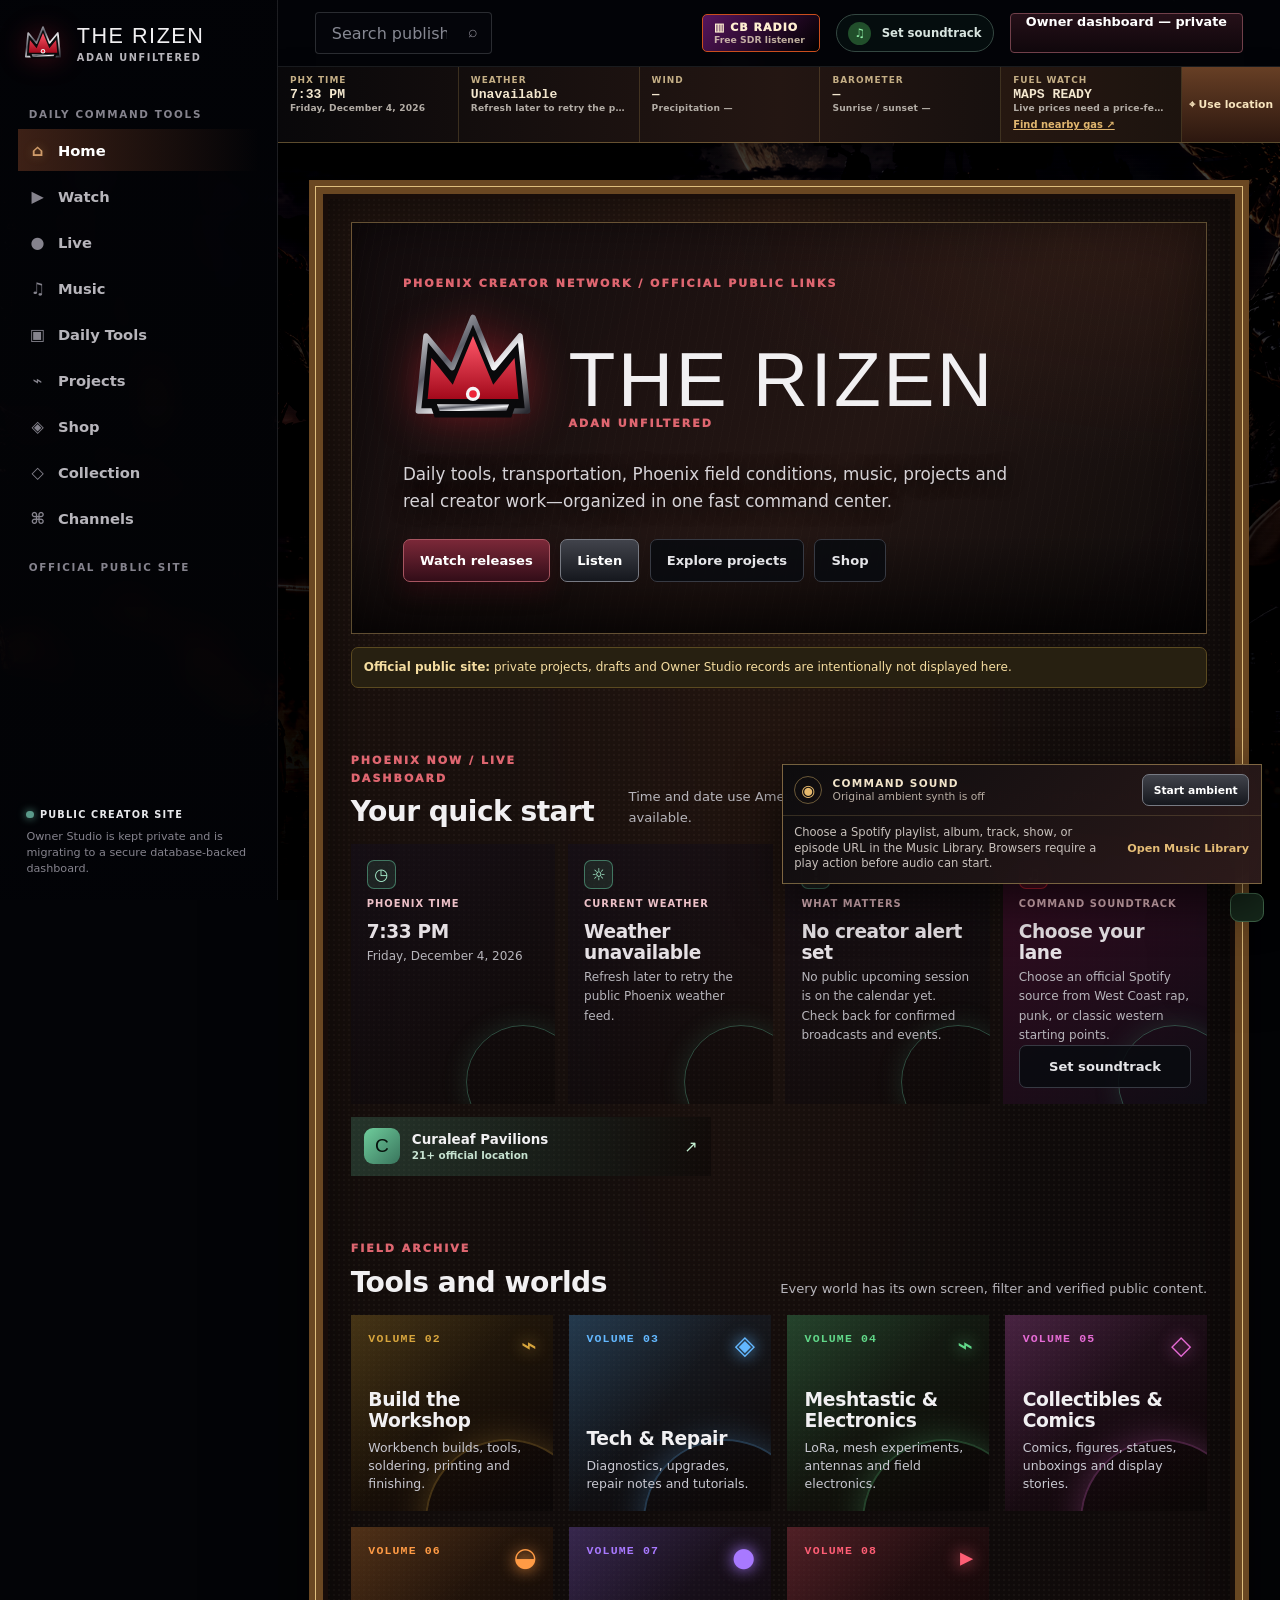
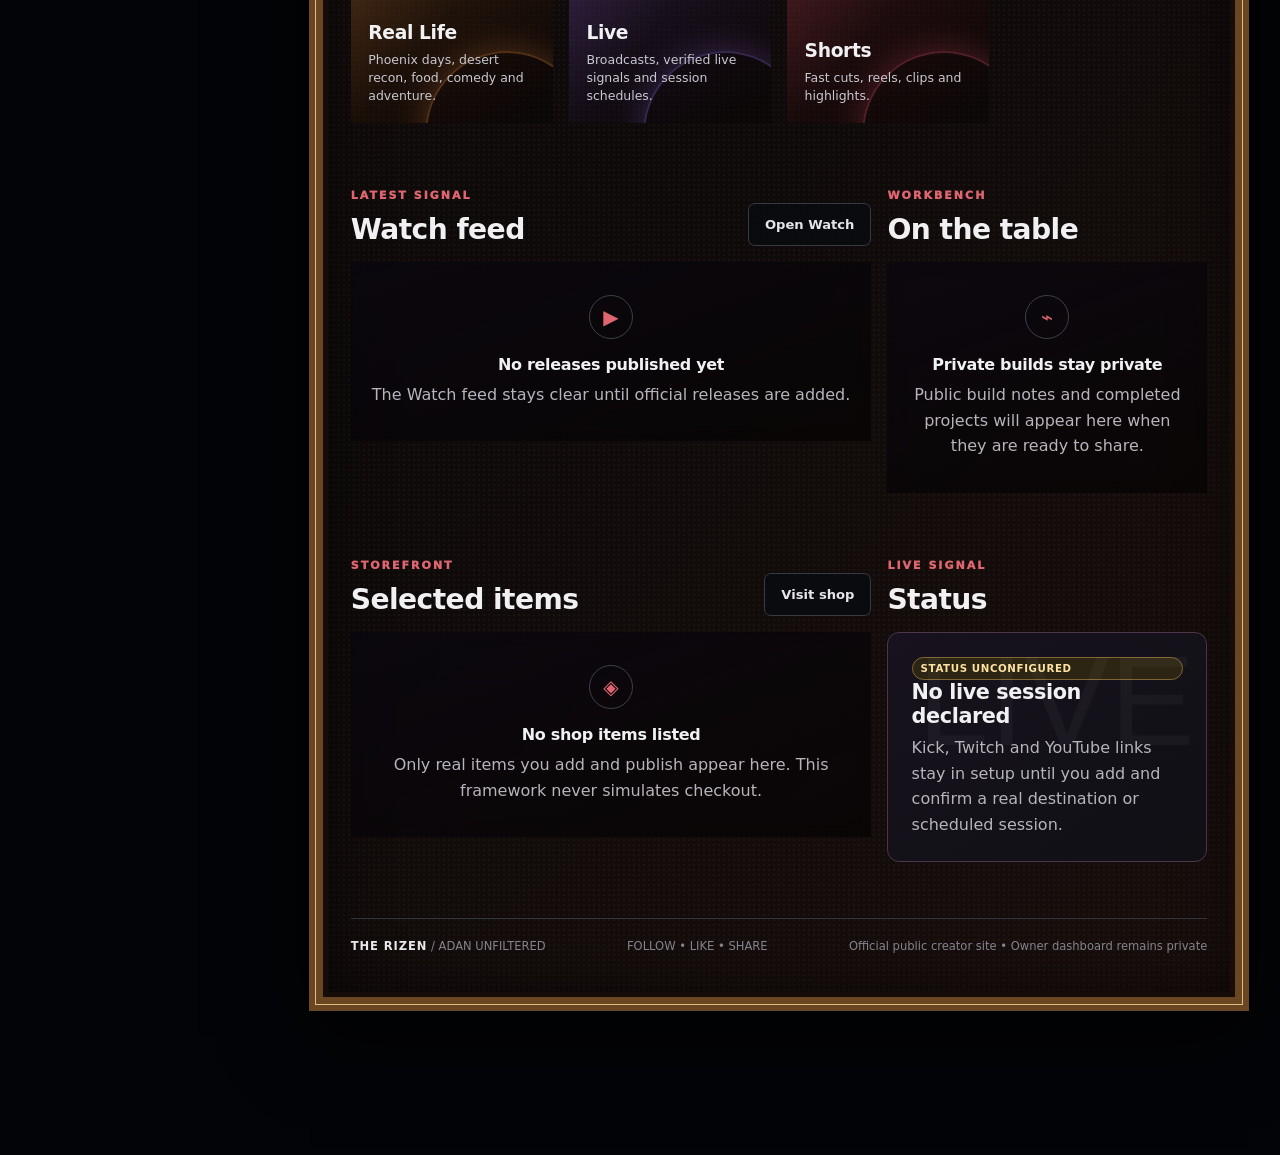
<file: index.html>
<!doctype html>
<html lang="en">
  <head>
    <meta charset="UTF-8" />
    <meta name="viewport" content="width=device-width, initial-scale=1.0" />
    <meta name="theme-color" content="#080A10" />
    <meta name="description" content="THE RIZEN / Adam's Pocket — Phoenix creator hub with official links, music, projects and device-only field tools." />
    <link rel="manifest" href="./manifest.webmanifest" />
    <link rel="icon" href="./assets/rizen-crown.svg" type="image/svg+xml" />
    <link rel="stylesheet" href="./styles.css?v=dailytools12" />
    <title>THE RIZEN — ADAN UNFILTERED</title>
  </head>
  <body>
    <a class="skip-link" href="#main-content">Skip to content</a>
    <div id="app" aria-live="polite"></div>
    <noscript>
      <main class="no-script"><h1>THE RIZEN needs JavaScript enabled.</h1><p>This local framework uses your browser’s IndexedDB to keep owner edits private and persistent.</p></main>
    </noscript>
    <div id="command-audio-dock"></div>
    <script type="module" src="./app.js?v=dailytools12"></script>
  </body>
</html>
</file>
<file: styles.css>
:root {
  --bg: #030407;
  --panel: #0b0d12;
  --panel-2: #151820;
  --line: #30333b;
  --text: #f1f0f2;
  --muted: #b7b5bb;
  --dim: #85838d;
  --red: #9e2437;
  --red-bright: #df6670;
  --gold: #b48b49;
  --green: #5a9a8a;
  --blue: #6589a7;
  --purple: #76527f;
  --graffiti-purple: #3a1d48;
  --graffiti-orange: #8f4a2c;
  --graffiti-turquoise: #4d827a;
  --graffiti-cream: #e5e0e4;
  --radio-purple: #56155D;
  --radio-orange: #CA4E1D;
  --radio-turquoise: #509A7C;
  --radio-cream: #FEEED0;
  --radio-black: #010000;
  --shadow: 0 24px 80px rgba(0,0,0,.7);
  color-scheme: dark;
  font-family: Inter, ui-sans-serif, system-ui, -apple-system, BlinkMacSystemFont, "Segoe UI", sans-serif;
}

* { box-sizing: border-box; }
html { background: var(--bg); scroll-behavior: smooth; }
body { position: relative; isolation: isolate; min-width: 320px; min-height: 100vh; margin: 0; background: #030407; color: var(--text); }
body::before { content: ''; position: fixed; z-index: 0; inset: 0; pointer-events: none; opacity: 1; background-image: linear-gradient(180deg, rgba(2,3,7,.54), rgba(2,3,7,.72) 60%, rgba(1,2,4,.94)), url('./assets/adan-unfiltered-dark-tactical.png'); background-position: center, center top; background-repeat: no-repeat; background-size: 100% 100%, cover; filter: saturate(.76) contrast(1.15) brightness(.76); }
body::after { content: ''; position: fixed; z-index: 0; inset: 0; pointer-events: none; opacity: .22; background: repeating-linear-gradient(0deg, rgba(255,255,255,.018) 0 1px, transparent 1px 4px); mix-blend-mode: overlay; }
#app { position: relative; z-index: 1; }
button, input, textarea, select { font: inherit; }
button, a, select, summary { -webkit-tap-highlight-color: transparent; }
button { cursor: pointer; }
a { color: inherit; text-decoration: none; }
img, svg { max-width: 100%; }
:focus-visible { outline: 3px solid #fff; outline-offset: 3px; }
.sr-only { position: absolute; width: 1px; height: 1px; padding: 0; margin: -1px; overflow: hidden; clip: rect(0, 0, 0, 0); white-space: nowrap; border: 0; }
.skip-link { position: fixed; z-index: 999; top: -100px; left: 1rem; padding: .7rem 1rem; background: #fff; color: #000; font-weight: 800; }
.skip-link:focus { top: 1rem; }

.shell { min-height: 100vh; display: grid; grid-template-columns: 278px minmax(0, 1fr); }
.sidebar { position: fixed; z-index: 20; inset: 0 auto 0 0; width: 278px; display: flex; flex-direction: column; padding: 1.1rem; background: linear-gradient(180deg, rgba(2,3,7,.93), rgba(4,5,9,.66) 70%, rgba(2,3,7,.92)); border-right: 1px solid rgba(191,193,200,.14); backdrop-filter: blur(15px); }
.brand-lockup { display: flex; align-items: center; gap: .75rem; min-height: 58px; padding: .3rem .2rem 1.25rem; }
.brand-crown { width: 44px; filter: drop-shadow(0 0 13px rgba(237,36,56,.28)); }
.brand-title { font-family: Impact, Haettenschweiler, "Arial Narrow Bold", sans-serif; letter-spacing: .07em; font-size: 1.35rem; line-height: .95; }
.brand-sub { display: block; margin-top: .28rem; color: var(--muted); font-size: .61rem; font-weight: 800; letter-spacing: .16em; }
.nav-label { margin: 1.2rem .7rem .45rem; color: var(--dim); font-size: .65rem; font-weight: 900; letter-spacing: .16em; text-transform: uppercase; }
.nav-list { display: grid; gap: .25rem; }
.nav-link { display: flex; align-items: center; gap: .72rem; width: 100%; min-height: 42px; padding: .58rem .7rem; border: 0; border-radius: 0; background: transparent; color: var(--muted); font-size: .92rem; font-weight: 700; text-align: left; }
.nav-link:hover, .nav-link.is-active { border-color: transparent; background: linear-gradient(90deg, rgba(143,74,44,.42), transparent); color: #fff; }
.nav-link.is-active .nav-mark { color: #cf9b6a; text-shadow: 0 0 10px rgba(179,139,73,.48); }
.nav-mark { width: 1.1rem; color: var(--dim); font-size: 1rem; text-align: center; }
.sidebar-foot { margin-top: auto; padding: .85rem .55rem .3rem; border-top: 0; color: var(--dim); font-size: .7rem; line-height: 1.45; }
.local-badge { display: inline-flex; align-items: center; gap: .4rem; margin-bottom: .45rem; color: #e7e8eb; font-size: .61rem; font-weight: 900; letter-spacing: .12em; }
.local-badge::before { content: ''; width: .45rem; height: .45rem; border-radius: 50%; background: var(--green); box-shadow: 0 0 9px var(--green); }

.main-wrap { grid-column: 2; min-width: 0; }
.command-header { position: sticky; z-index: 15; top: 0; background: rgba(3,4,8,.92); backdrop-filter: blur(18px); }
.topbar { position: relative; z-index: 2; display: flex; align-items: center; gap: 1rem; min-height: 64px; padding: .75rem clamp(1rem, 3vw, 2.3rem); background: transparent; border-bottom: 1px solid rgba(191,193,200,.12); }
.mobile-brand, .mobile-menu { display: none; }
.search-box { position: relative; flex: 1; max-width: 620px; }
.search-box input { width: 100%; height: 42px; padding: 0 2.8rem 0 1rem; border: 1px solid rgba(194,197,204,.2); border-radius: 4px; background: rgba(5,7,11,.82); color: var(--text); }
.search-box input::placeholder { color: #868892; }
.search-icon { position: absolute; right: .9rem; top: .65rem; color: var(--dim); }
.topbar-spacer { flex: 1; }
.music-chip { display: flex; align-items: center; gap: .65rem; max-width: 260px; padding: .42rem .7rem; border: 1px solid #344741; border-radius: 999px; background: rgba(7,15,16,.82); color: #d8e4df; font-size: .73rem; font-weight: 800; }
.music-chip::before { content: '♫'; display: grid; place-items: center; width: 23px; height: 23px; border-radius: 50%; background: #214f2b; color: #90efa7; }
.radio-chip { display: grid; min-width: 118px; gap: .03rem; padding: .38rem .68rem; border: 1px solid var(--radio-orange); border-radius: 5px; background: linear-gradient(135deg, var(--radio-purple), var(--radio-black)); color: var(--radio-cream); text-align: left; }
.radio-chip:hover, .radio-chip.is-open { border-color: var(--radio-turquoise); background: linear-gradient(135deg, rgba(80,154,124,.32), var(--radio-purple)); }
.radio-chip.static-active { box-shadow: 0 0 0 1px rgba(202,78,29,.44), 0 0 18px rgba(202,78,29,.5); }
.radio-chip span { font-size: .69rem; font-weight: 950; letter-spacing: .09em; }
.radio-chip small { color: rgba(254,238,208,.72); font-size: .58rem; font-weight: 800; }
.owner-button { min-height: 40px; padding: 0 .95rem; border: 1px solid #71404a; border-radius: 4px; background: linear-gradient(180deg, #251018, #10070c); color: #fff; font-size: .8rem; font-weight: 900; }
.owner-button:hover { background: linear-gradient(180deg, #41202b, #180a10); }

main { padding: clamp(1.15rem, 3vw, 2.35rem) clamp(1rem, 2.4vw, 2.1rem) 9rem; }
.page { position: relative; max-width: 1440px; margin: 0 auto; padding: clamp(1rem, 2.3vw, 1.75rem); border: 14px solid #6a4722; outline: 1px solid rgba(237,203,137,.9); outline-offset: -7px; background: radial-gradient(circle at 1px 1px, rgba(255,232,190,.035) 1px, transparent 1.2px) 0 0/5px 5px, radial-gradient(ellipse at 50% 0%, rgba(88,49,30,.24), transparent 45%), linear-gradient(135deg, rgba(32,20,15,.97), rgba(14,10,10,.98) 55%, rgba(24,14,12,.98)); box-shadow: inset 0 0 0 5px rgba(25,14,10,.85), inset 0 0 60px rgba(0,0,0,.62), 0 24px 75px rgba(0,0,0,.66); }
.page-head { display: flex; justify-content: space-between; align-items: end; gap: 1rem; margin: .5rem 0 1.6rem; }
.eyebrow { margin: 0 0 .52rem; color: var(--red-bright); font-size: .69rem; font-weight: 950; letter-spacing: .18em; text-transform: uppercase; }
h1, h2, h3, p { margin-top: 0; }
h1, h2, h3 { letter-spacing: -.02em; }
h1 { max-width: 880px; margin-bottom: .6rem; font-family: Impact, Haettenschweiler, "Arial Narrow Bold", sans-serif; font-size: clamp(2.3rem, 6vw, 5.5rem); font-weight: 400; line-height: .9; letter-spacing: .03em; }
h2 { margin-bottom: .5rem; font-size: clamp(1.35rem, 2.2vw, 2rem); }
h3 { margin-bottom: .45rem; font-size: 1rem; }
p { color: var(--muted); line-height: 1.6; }
.muted { color: var(--muted); }
.dim { color: var(--dim); }
.micro { color: var(--dim); font-size: .74rem; line-height: 1.45; }
.mono { font-family: "Cascadia Code", Consolas, monospace; }

.hero { position: relative; isolation: isolate; overflow: hidden; min-height: 330px; display: flex; align-items: end; padding: clamp(1.5rem, 4vw, 3.4rem); border: 1px solid rgba(202,169,101,.42); border-radius: 0; background: radial-gradient(ellipse at 100% 0%, rgba(96,48,29,.22), transparent 42%), linear-gradient(135deg, rgba(18,11,13,.96), rgba(35,22,19,.95) 58%, rgba(13,10,11,.97)); box-shadow: inset 0 0 50px rgba(0,0,0,.48); }
.hero::before { content: ''; position: absolute; z-index: -2; inset: 0; background: repeating-linear-gradient(100deg, rgba(255,231,184,.012) 0 1px, transparent 1px 8px); }
.hero::after { content: ''; position: absolute; z-index: -1; right: 0; bottom: 0; left: 0; height: 24%; background: linear-gradient(transparent, rgba(1,0,0,.68)); }
.hero-content { max-width: 800px; }
.hero-title-row { display: flex; align-items: end; gap: clamp(.8rem, 2vw, 1.6rem); }
.hero-crown { width: clamp(76px, 11vw, 140px); flex: 0 0 auto; filter: drop-shadow(0 0 22px rgba(237,36,56,.4)); }
.hero h1 { margin: 0; }
.hero-description { max-width: 620px; margin: 1.3rem 0 1.5rem; color: #d6d3d7; font-size: 1.05rem; text-shadow: 0 2px 18px #000; }
.cta-row { display: flex; flex-wrap: wrap; gap: .65rem; }
.button { display: inline-flex; align-items: center; justify-content: center; min-height: 43px; gap: .5rem; padding: .6rem 1rem; border: 1px solid transparent; border-radius: 7px; background: var(--panel-2); color: #fff; font-weight: 900; font-size: .82rem; }
.button:hover { filter: brightness(1.16); transform: translateY(-1px); }
.button-primary { border-color: #a75560; background: linear-gradient(180deg, #7b2838, #320d18); box-shadow: 0 9px 22px rgba(67,10,22,.38); }
.button-metal { border-color: #777a83; background: linear-gradient(180deg, #41434b, #15171d); }
.button-quiet { border-color: #373a43; background: rgba(9,11,16,.86); color: #e5e5e8; }
.button-danger { border-color: #9d2938; background: #2b1218; color: #ffb4be; }
.button[disabled] { cursor: not-allowed; opacity: .45; transform: none; }

.section { margin-top: clamp(2.2rem, 5vw, 4.5rem); }
.phoenix-section { position: relative; }
.phoenix-grid { display: grid; grid-template-columns: repeat(4, minmax(0, 1fr)); gap: .8rem; }
.phoenix-card { position: relative; min-height: 192px; overflow: hidden; display: flex; flex-direction: column; padding: 1rem; border: 0; border-radius: 0; background: linear-gradient(145deg, rgba(20,14,25,.64), rgba(1,0,0,.3)); box-shadow: none; }
.phoenix-card::after { content: ''; position: absolute; right: -25px; bottom: -35px; width: 112px; height: 112px; border: 1px solid rgba(80,154,124,.45); border-radius: 50%; box-shadow: 0 0 26px rgba(80,154,124,.18); }
.phoenix-card > * { position: relative; z-index: 1; }
.phoenix-card h3 { margin: .55rem 0 .35rem; color: var(--graffiti-cream); font-size: 1.16rem; }
.phoenix-card .card-kicker { margin: .4rem 0 0; color: #edc1c8; font-size: .62rem; font-weight: 900; letter-spacing: .1em; text-transform: uppercase; }
.phoenix-card .card-text { margin-bottom: 0; font-size: .75rem; }
.dashboard-icon { display: grid; place-items: center; width: 29px; height: 29px; border: 1px solid rgba(80,154,124,.7); border-radius: 7px; background: rgba(80,154,124,.16); color: #a9f1cf; font-weight: 900; }
.music-start-card { border-color: rgba(237,36,56,.48); background: linear-gradient(145deg, rgba(61,13,39,.84), rgba(15,12,20,.94)); }
.music-start-card .dashboard-icon { border-color: rgba(237,36,56,.72); background: rgba(237,36,56,.17); color: #ffb5c0; }
.music-start-card .card-actions { margin-top: auto; }
.quick-link-row { display: flex; flex-wrap: wrap; gap: .75rem; margin-top: .8rem; }
.quick-link-card { display: inline-flex; align-items: center; gap: .75rem; min-width: min(100%, 360px); padding: .72rem .82rem; border: 0; border-radius: 0; background: linear-gradient(100deg, rgba(80,154,124,.28), rgba(1,0,0,.34)); color: var(--text); }
.quick-link-card:hover { background: linear-gradient(100deg, rgba(80,154,124,.42), rgba(1,0,0,.3)); transform: translateY(-1px); }
.quick-link-mark { display: grid; place-items: center; width: 36px; height: 36px; border-radius: 9px; background: linear-gradient(135deg, #6fcd9c, #39755d); color: #07120c; font-family: Impact, sans-serif; font-size: 1.2rem; }
.quick-link-card strong { display: block; font-size: .84rem; }
.quick-link-card small { display: block; margin-top: .14rem; color: #c7e3d1; font-size: .65rem; font-weight: 700; }
.quick-link-arrow { margin-left: auto; color: #c6f2d4; font-size: 1rem; }
.section-head { display: flex; align-items: flex-end; justify-content: space-between; gap: 1rem; margin-bottom: 1rem; }
.section-head h2 { margin: 0; }
.section-note { margin: 0; font-size: .82rem; }
.grid { display: grid; gap: 1rem; }
.world-grid { grid-template-columns: repeat(4, minmax(0, 1fr)); }
.world-card { position: relative; min-height: 196px; overflow: hidden; display: flex; flex-direction: column; align-items: flex-start; justify-content: end; padding: 1.1rem; border: 0; border-radius: 0; background: linear-gradient(145deg, color-mix(in srgb, var(--accent) 17%, rgba(1,0,0,.44)), rgba(1,0,0,.32)); text-align: left; }
.world-card::before { content: ''; position: absolute; inset: auto -18% -47% auto; width: 160px; aspect-ratio: 1; border: 2px solid var(--accent); border-radius: 50%; opacity: .26; box-shadow: 0 0 35px var(--accent); }
.world-card::after { content: ''; position: absolute; z-index: 0; inset: 0; background: linear-gradient(130deg, color-mix(in srgb, var(--accent) 22%, transparent), transparent 47%); opacity: .65; }
.world-card > * { position: relative; z-index: 1; }
.world-card:hover { transform: translateY(-3px); box-shadow: 0 16px 32px rgba(0,0,0,.2); }
.world-number { display: inline-block; margin-bottom: auto; color: var(--accent); font-family: "Cascadia Code", Consolas, monospace; font-size: .72rem; font-weight: 900; letter-spacing: .1em; }
.world-card h3 { max-width: 170px; margin: 0; font-size: 1.17rem; }
.world-card p { max-width: 230px; margin: .48rem 0 0; color: #c8c8d1; font-size: .78rem; line-height: 1.45; }
.world-icon { position: absolute; top: .9rem; right: 1rem; color: var(--accent); font-size: 1.65rem; text-shadow: 0 0 16px var(--accent); }

.split-grid { display: grid; grid-template-columns: minmax(0, 1.4fr) minmax(285px, .86fr); gap: 1rem; }
.panel, .content-card, .empty-state { border: 0; border-radius: 0; background: linear-gradient(160deg, rgba(9,6,16,.68), rgba(1,0,0,.54)); box-shadow: none; backdrop-filter: blur(8px); }
.panel { padding: 1.15rem; }
.content-card { display: flex; flex-direction: column; min-height: 185px; padding: 1.05rem; }
.content-card:hover { border-color: #565662; }
.card-kicker { display: flex; flex-wrap: wrap; align-items: center; gap: .45rem; margin-bottom: .8rem; }
.badge { display: inline-flex; align-items: center; min-height: 23px; padding: .19rem .5rem; border: 1px solid #3c3d46; border-radius: 999px; background: #1c1c22; color: #d6d7de; font-size: .64rem; font-weight: 900; letter-spacing: .06em; text-transform: uppercase; }
.badge-red { border-color: #7e2734; background: #301119; color: #ffb4bd; }
.badge-green { border-color: #315a3c; background: #102617; color: #a5edb9; }
.badge-gold { border-color: #806431; background: #2d2513; color: #fde1a0; }
.badge-blue { border-color: #245a82; background: #0d2333; color: #a9dfff; }
.card-title { margin-bottom: .35rem; font-size: 1.08rem; }
.card-text { margin-bottom: 1rem; font-size: .83rem; }
.card-meta { display: flex; flex-wrap: wrap; gap: .4rem .7rem; margin-top: auto; color: var(--dim); font-size: .7rem; }
.card-actions { display: flex; flex-wrap: wrap; gap: .5rem; margin-top: .9rem; }
.card-actions .button { min-height: 34px; padding: .4rem .66rem; font-size: .71rem; }

.status-hero { position: relative; min-height: 230px; display: flex; flex-direction: column; justify-content: end; overflow: hidden; padding: 1.45rem; border: 1px solid #4e344c; border-radius: 12px; background: linear-gradient(145deg, #17121d, #101015); }
.status-hero::before { content: 'LIVE'; position: absolute; top: .3rem; right: .7rem; color: rgba(255,255,255,.035); font-family: Impact, sans-serif; font-size: 8rem; line-height: 1; }
.status-hero h3 { font-size: 1.3rem; }
.status-hero p { max-width: 500px; margin-bottom: 0; }

.filter-bar { display: flex; flex-wrap: wrap; gap: .55rem; padding: .75rem; border: 1px solid var(--line); border-radius: 10px; background: #131318; }
.filter-bar select, .filter-bar input { min-height: 37px; flex: 1 1 135px; padding: 0 .7rem; border: 1px solid #393943; border-radius: 6px; background: #1c1c22; color: var(--text); }
.content-grid { display: grid; grid-template-columns: repeat(3, minmax(0, 1fr)); gap: 1rem; margin-top: 1rem; }
.empty-state { padding: 2.1rem 1.2rem; text-align: center; }
.empty-state h3 { margin-bottom: .5rem; }
.empty-state p { max-width: 520px; margin: 0 auto; }
.empty-symbol { display: grid; place-items: center; width: 44px; height: 44px; margin: 0 auto 1rem; border: 1px solid #3e3f49; border-radius: 50%; color: var(--red-bright); font-size: 1.25rem; }

.embed-shell { overflow: hidden; margin: .9rem 0; border: 1px solid #353640; border-radius: 9px; background: #0e0e11; }
.embed-shell iframe { display: block; width: 100%; min-height: 152px; border: 0; }
.embed-note { padding: .75rem; color: var(--dim); font-size: .73rem; }

.stats-row { display: grid; grid-template-columns: repeat(4, 1fr); gap: .7rem; }
.stat { padding: .85rem; border: 1px solid #34343d; border-radius: 9px; background: #15151a; }
.stat-value { display: block; color: #fff; font-family: Impact, sans-serif; font-size: 1.75rem; letter-spacing: .04em; }
.stat-label { display: block; margin-top: .18rem; color: var(--muted); font-size: .68rem; font-weight: 800; }

.project-tasks { display: grid; gap: .45rem; margin: 1rem 0 0; }
.task-line { display: flex; align-items: flex-start; gap: .55rem; padding: .55rem .65rem; border: 1px solid #303039; border-radius: 7px; background: #16161b; color: #d9d9de; font-size: .8rem; }
.task-line input { margin-top: .18rem; accent-color: var(--red); }
.task-line.done { color: var(--dim); text-decoration: line-through; }

.owner-layout { display: grid; grid-template-columns: 218px minmax(0, 1fr); gap: 1rem; }
.owner-nav { align-self: start; position: sticky; top: 89px; display: grid; gap: .3rem; padding: .7rem; border: 1px solid var(--line); border-radius: 11px; background: #121217; }
.owner-nav button { min-height: 36px; padding: .45rem .6rem; border: 1px solid transparent; border-radius: 6px; background: transparent; color: var(--muted); font-weight: 800; font-size: .76rem; text-align: left; }
.owner-nav button:hover, .owner-nav button.active { border-color: #632530; background: #2b1117; color: #fff; }
.owner-panel { min-width: 0; }
.owner-live-command { position: relative; overflow: hidden; display: grid; grid-template-columns: minmax(0, 1.3fr) minmax(250px, .8fr); gap: 1rem; margin-bottom: 1rem; padding: 1.1rem; border: 1px solid rgba(254,238,208,.34); border-radius: 12px; background-image: linear-gradient(100deg, rgba(2,0,1,.9), rgba(2,0,1,.65)), url('./assets/rizen-reference-color-mural.png'); background-position: center; background-size: cover; box-shadow: var(--shadow); }
.owner-live-command h2 { color: var(--graffiti-cream); }
.owner-live-command p:not(.eyebrow) { max-width: 560px; color: #e2ddea; font-size: .8rem; }
.owner-live-stats { display: grid; gap: .65rem; align-content: center; }
.owner-live-stats > div { display: grid; gap: .2rem; padding: .7rem; border: 1px solid rgba(80,154,124,.45); border-radius: 8px; background: rgba(8,10,14,.68); backdrop-filter: blur(8px); }
.owner-live-stats span { color: #b8e7d0; font-size: .62rem; font-weight: 900; letter-spacing: .12em; }
.owner-live-stats strong { color: #fff4d8; font-size: 1rem; }
.owner-live-stats small { color: #d5d6dd; font-size: .68rem; line-height: 1.35; }
.owner-toolbar { display: flex; flex-wrap: wrap; justify-content: space-between; align-items: center; gap: .7rem; margin-bottom: 1rem; }
.owner-toolbar h2 { margin: 0; }
.record-grid { display: grid; grid-template-columns: repeat(2, minmax(0, 1fr)); gap: .75rem; }
.record-card { padding: .9rem; border: 1px solid #34343d; border-radius: 9px; background: #17171c; }
.record-card h3 { margin: .6rem 0 .35rem; font-size: .95rem; }
.record-card p { margin: 0; font-size: .76rem; }
.record-card .card-actions { margin-top: .75rem; }
.form-card { padding: 1rem; border: 1px solid #4b4b55; border-radius: 10px; background: #15151a; }
.form-card h3 { margin-bottom: 1rem; }
.field-grid { display: grid; grid-template-columns: repeat(2, minmax(0, 1fr)); gap: .75rem; }
.field { display: grid; gap: .32rem; }
.field.full { grid-column: 1 / -1; }
.field label { color: #d8d8dd; font-size: .72rem; font-weight: 900; }
.field small { color: var(--dim); font-size: .65rem; line-height: 1.4; }
.field input, .field select, .field textarea { width: 100%; min-height: 38px; padding: .55rem .62rem; border: 1px solid #3b3b45; border-radius: 6px; background: #0f0f13; color: var(--text); }
.field textarea { min-height: 93px; resize: vertical; }
.form-actions { display: flex; flex-wrap: wrap; gap: .55rem; margin-top: 1rem; }
.checklist { display: grid; gap: .55rem; }
.setup-item { display: flex; align-items: flex-start; gap: .75rem; padding: .75rem; border: 1px solid #353540; border-radius: 8px; background: #15151a; }
.setup-item input { width: 18px; height: 18px; margin-top: .15rem; accent-color: var(--red); }
.setup-item strong { display: block; margin-bottom: .15rem; font-size: .83rem; }
.setup-item p { margin: 0; font-size: .72rem; }
.auth-card { max-width: 600px; margin: 3.5rem auto; padding: clamp(1.25rem, 5vw, 2.4rem); border: 1px solid #6d2934; border-radius: 14px; background: linear-gradient(145deg, #201419, #121217); box-shadow: var(--shadow); }
.auth-crown { display: block; width: 70px; margin: 0 0 1rem; }
.notice { margin: .8rem 0; padding: .65rem .75rem; border: 1px solid #5b4a20; border-radius: 7px; background: #272011; color: #f5dda0; font-size: .75rem; line-height: 1.5; }
.notice-red { border-color: #73303b; background: #2b151a; color: #ffbec6; }
.notice-green { border-color: #2d6540; background: #11271a; color: #b8f4c7; }

.table-wrap { overflow-x: auto; border: 1px solid #34343d; border-radius: 9px; }
table { width: 100%; border-collapse: collapse; text-align: left; font-size: .78rem; }
th, td { padding: .7rem; border-bottom: 1px solid #2f3038; vertical-align: top; }
th { color: var(--muted); background: #17171c; font-size: .66rem; letter-spacing: .07em; text-transform: uppercase; }
td { color: #e2e2e7; }
tr:last-child td { border-bottom: 0; }

.toast { position: fixed; z-index: 50; right: 1rem; bottom: 1rem; max-width: min(360px, calc(100vw - 2rem)); padding: .85rem 1rem; border: 1px solid #41694c; border-radius: 9px; background: #16281b; box-shadow: var(--shadow); color: #dcfbe4; font-size: .8rem; font-weight: 800; transform: translateY(130%); transition: transform .2s ease; }
.toast.show { transform: translateY(0); }
.mobile-nav { display: none; }
.pocket-page { padding-bottom: 1rem; }
.pocket-hero { position: relative; display: flex; align-items: end; justify-content: space-between; gap: 1rem; overflow: hidden; min-height: 310px; padding: clamp(1.2rem, 4vw, 2.8rem); border: 1px solid rgba(202,169,101,.42); border-radius: 0; background: radial-gradient(ellipse at 100% 0%, rgba(80,44,68,.2), transparent 45%), linear-gradient(135deg, rgba(16,11,14,.98), rgba(39,23,24,.96) 58%, rgba(12,10,11,.98)); box-shadow: inset 0 0 48px rgba(0,0,0,.48); }
.pocket-hero::after { content: 'POCKET'; position: absolute; right: -.03em; bottom: -.2em; color: rgba(254,238,208,.06); font-family: Impact, Haettenschweiler, sans-serif; font-size: clamp(5rem, 16vw, 13rem); line-height: .8; letter-spacing: .02em; pointer-events: none; }
.pocket-hero > * { position: relative; z-index: 1; }
.pocket-hero h1 { color: var(--graffiti-cream); text-shadow: 0 3px 18px #000; }
.pocket-hero p { max-width: 680px; color: #e3dde1; text-shadow: 0 3px 18px #000; }
.pocket-status { display: flex; flex-wrap: wrap; justify-content: flex-end; gap: .45rem; }
.pocket-section { margin-top: 2.2rem; }
.pocket-tool-grid, .pocket-calc-grid { display: grid; grid-template-columns: repeat(3, minmax(0, 1fr)); gap: 2.25rem 1.55rem; }
.pocket-tool { position: relative; min-height: 206px; display: flex; flex-direction: column; overflow: visible; padding: .2rem .2rem 1.1rem; border: 0; border-radius: 0; background: linear-gradient(155deg, rgba(7,9,15,.82), rgba(3,4,8,.24)); box-shadow: none; }
.pocket-tool::after { display: none; }
.pocket-tool > * { position: relative; z-index: 1; }
.pocket-tool h3 { margin: .72rem 0 .4rem; color: var(--graffiti-cream); font-size: 1.08rem; }
.pocket-tool p { margin-bottom: .75rem; font-size: .8rem; }
.pocket-icon { display: grid; place-items: center; width: 38px; height: 38px; border: 1px solid rgba(191,193,200,.2); border-radius: 50%; background: linear-gradient(145deg, #242733, #090b10); color: #d8d8dc; font-family: Impact, sans-serif; font-size: 1.22rem; box-shadow: 0 0 18px rgba(0,0,0,.46); }
.pocket-light-tool { background: linear-gradient(155deg, rgba(42,13,23,.64), rgba(3,4,8,.28)); }
.tool-actions { display: flex; flex-wrap: wrap; gap: .5rem; margin-top: auto; }
.tool-inline { display: flex; align-items: center; justify-content: space-between; gap: .65rem; margin-top: auto; padding: .6rem; border: 1px solid rgba(80,154,124,.3); border-radius: 8px; background: rgba(1,0,0,.26); }
.tool-inline label, .calc-fields label { display: grid; gap: .28rem; color: #dcd5d2; font-size: .67rem; font-weight: 800; }
.tool-inline input, .calc-fields input, .pocket-note { border: 1px solid rgba(254,238,208,.25); border-radius: 6px; background: rgba(1,0,0,.38); color: var(--text); }
.tool-inline input { width: 72px; min-height: 34px; padding: .35rem; }
.tool-inline strong { color: #fff4d8; font-family: "Cascadia Code", Consolas, monospace; font-size: 1.15rem; }
.sensor-readout { display: grid; gap: .18rem; margin-top: auto; padding: .7rem; border: 1px solid rgba(80,154,124,.35); border-radius: 8px; background: rgba(1,0,0,.3); }
.sensor-readout strong { color: #b9f1d5; font-family: "Cascadia Code", Consolas, monospace; font-size: 1.4rem; }
.sensor-readout span { color: #d2d9d4; font-size: .72rem; }
.calc-fields { display: grid; grid-template-columns: repeat(2, minmax(0, 1fr)); gap: .58rem; margin-top: auto; }
.calc-fields label:last-child { grid-column: 1 / -1; }
.calc-fields input { width: 100%; min-height: 36px; padding: .45rem .55rem; }
.tool-output { min-height: 45px; margin: .75rem 0 0 !important; color: #c8efd9 !important; font-size: .76rem !important; font-weight: 800; }
.pocket-note { width: 100%; min-height: 100px; margin-top: auto; padding: .65rem; resize: vertical; }
.places-stage { display: grid; grid-template-columns: minmax(235px, .72fr) minmax(290px, 1.18fr); gap: 1rem 2.2rem; padding: clamp(1rem, 2vw, 1.8rem) 0; background: linear-gradient(90deg, rgba(2,3,7,.82), rgba(18,10,28,.42), rgba(2,3,7,.68)); }
.places-location { display: grid; grid-template-columns: auto 1fr; gap: .7rem 1rem; align-content: start; padding: .85rem 0; border: 0; background: transparent; }
.places-location .pocket-icon { grid-row: span 2; }
.places-location h3, .places-favorites h3 { margin: 0 0 .22rem; color: var(--graffiti-cream); font-size: 1.22rem; }
.places-location strong { color: #b9f1d5; font-family: "Cascadia Code", Consolas, monospace; font-size: .78rem; letter-spacing: .04em; text-transform: uppercase; }
.places-location p { margin: .38rem 0 0; font-size: .76rem; }
.places-location .tool-actions { grid-column: 1 / -1; margin-top: .25rem; }
.places-search, .places-favorites { min-width: 0; padding: .95rem 0; border: 0; background: transparent; }
.places-search label, .places-favorites > label { display: block; margin-bottom: .48rem; color: var(--graffiti-cream); font-size: .76rem; font-weight: 900; letter-spacing: .08em; text-transform: uppercase; }
.places-search-row { display: flex; flex-wrap: wrap; gap: .55rem; align-items: center; }
.places-search-row input { flex: 1 1 220px; min-height: 43px; padding: .65rem .75rem; border: 0; border-radius: 0; background: rgba(1,0,0,.62); box-shadow: inset 0 -1px 0 rgba(254,238,208,.42); color: var(--text); }
.places-search-row input:focus { outline: 2px solid var(--graffiti-turquoise); outline-offset: 2px; }
.places-search .micro { margin: .55rem 0 0; }
.places-favorites { grid-column: 1 / -1; display: grid; grid-template-columns: auto minmax(0, 1fr); column-gap: .9rem; align-items: start; background: linear-gradient(90deg, rgba(51,25,65,.36), rgba(2,3,7,.2)); }
.places-favorites .pocket-icon { grid-row: span 2; }
.places-favorites > div { min-width: 0; }
.places-favorites > label, .places-favorites .places-search-row { grid-column: 2; }
.screen-light { position: fixed; z-index: 100; inset: 0; width: 100vw; height: 100vh; border: 0; cursor: pointer; }
.screen-light-white { background: #fff; }
.screen-light-red { background: #bd061d; }
.footer { margin-top: 3.5rem; padding: 1.25rem 0 1rem; border-top: 1px solid var(--line); color: var(--dim); font-size: .72rem; }
.footer strong { color: #e7e7eb; letter-spacing: .08em; }
.footer-row { display: flex; justify-content: space-between; flex-wrap: wrap; gap: .5rem; }

.command-rail { position: relative; z-index: 1; display: grid; grid-template-columns: repeat(5, minmax(0, 1fr)) auto; gap: 0; background: linear-gradient(90deg, rgba(9,8,10,.98), rgba(37,23,19,.96), rgba(8,9,10,.98)); border-bottom: 1px solid rgba(207,169,96,.42); box-shadow: 0 9px 24px rgba(0,0,0,.46); }
.rail-unit { min-width: 0; padding: .48rem .75rem .58rem; border-right: 1px solid rgba(207,169,96,.22); }
.rail-unit span, .rail-unit small { display: block; overflow: hidden; color: #c4ae85; font-size: .56rem; font-weight: 900; letter-spacing: .11em; text-overflow: ellipsis; text-transform: uppercase; white-space: nowrap; }
.rail-unit strong { display: block; overflow: hidden; margin: .12rem 0; color: #f3e7cf; font-family: "Cascadia Code", Consolas, monospace; font-size: .82rem; text-overflow: ellipsis; white-space: nowrap; }
.rail-unit small { color: #b2aca5; font-size: .57rem; font-weight: 700; letter-spacing: .02em; text-transform: none; }
.rail-fuel { background: rgba(100,58,31,.18); }
.rail-action { margin-top: .26rem; padding: 0; border: 0; background: transparent; color: #e0b66f; font: inherit; font-size: .62rem; font-weight: 900; text-decoration: underline; }
.rail-location { min-width: 98px; border: 0; background: linear-gradient(180deg, #673f25, #2c170f); color: #f8e5be; font-size: .67rem; font-weight: 900; }

.command-radio-console { display: grid; grid-template-columns: minmax(255px, 1.05fr) minmax(220px, .72fr); gap: .9rem 1.25rem; padding: 1rem clamp(1rem, 3vw, 2.3rem) 1.05rem; border-bottom: 1px solid var(--radio-turquoise); background: linear-gradient(115deg, var(--radio-black), var(--radio-purple) 52%, var(--radio-black)); box-shadow: inset 0 -18px 40px rgba(0,0,0,.36); }
.radio-console-intro h2 { margin: .05rem 0 .38rem; color: var(--radio-cream); font-family: Impact, Haettenschweiler, sans-serif; font-size: clamp(1.25rem, 2.4vw, 1.9rem); letter-spacing: .06em; }
.radio-console-intro p:not(.eyebrow) { max-width: 650px; margin-bottom: 0; color: #d7d0cd; font-size: .78rem; line-height: 1.45; }
.radio-console-actions { display: flex; flex-wrap: wrap; align-content: center; align-items: center; justify-content: flex-end; gap: .55rem; }
.radio-console-actions .button { min-height: 38px; }
.radio-console-actions small { width: 100%; color: #d3c6bd; font-size: .64rem; text-align: right; }
.radio-immersive-grid { grid-column: 1 / -1; display: grid; grid-template-columns: repeat(2, minmax(0, 1fr)); gap: .7rem; }
.radio-signal-meter, .radio-static-control { display: grid; align-content: start; gap: .28rem; min-height: 132px; padding: .82rem; border: 1px solid rgba(254,238,208,.2); background: linear-gradient(145deg, rgba(1,0,0,.65), rgba(80,154,124,.14)); }
.radio-signal-meter > span, .radio-static-control > span, .radio-memory > span { color: var(--radio-orange); font-size: .6rem; font-weight: 950; letter-spacing: .11em; }
.radio-signal-meter strong, .radio-static-control strong { color: var(--radio-cream); font-family: "Cascadia Code", Consolas, monospace; font-size: 1.25rem; }
.radio-signal-meter small, .radio-static-control p { margin: 0; color: #c8c1be; font-size: .66rem; line-height: 1.4; }
.radio-static-control .button { justify-self: start; min-height: 33px; margin-top: auto; font-size: .66rem; }
.radio-signal-bars { display: flex; align-items: end; gap: .22rem; height: 38px; margin: .12rem 0 .1rem; }
.radio-signal-bars i { width: 10%; min-width: 11px; height: 24%; background: rgba(254,238,208,.14); box-shadow: inset 0 0 0 1px rgba(254,238,208,.12); transition: background .24s ease, box-shadow .24s ease; }
.radio-signal-bars i:nth-child(2) { height: 40%; }.radio-signal-bars i:nth-child(3) { height: 56%; }.radio-signal-bars i:nth-child(4) { height: 72%; }.radio-signal-bars i:nth-child(5) { height: 88%; }
.radio-signal-bars i.is-lit { background: linear-gradient(180deg, var(--radio-turquoise), rgba(80,154,124,.2)); box-shadow: 0 0 12px rgba(80,154,124,.5); }
.radio-memory-bank { grid-column: 1 / -1; padding: .9rem; border: 1px solid rgba(202,78,29,.38); background: linear-gradient(135deg, rgba(1,0,0,.7), rgba(86,21,93,.3)); }
.radio-memory-head { display: flex; flex-wrap: wrap; align-items: flex-start; justify-content: space-between; gap: .7rem; margin-bottom: .75rem; }
.radio-memory-head h3 { margin: .05rem 0 .25rem; color: var(--radio-cream); font-family: Impact, Haettenschweiler, sans-serif; letter-spacing: .07em; }
.radio-memory-head p:not(.eyebrow) { max-width: 700px; margin: 0; color: #d1c8c6; font-size: .72rem; }
.radio-memory-count { padding: .24rem .46rem; border: 1px solid rgba(80,154,124,.6); color: #b5e6cf; font-family: "Cascadia Code", Consolas, monospace; font-size: .62rem; }
.radio-memory-grid { display: grid; grid-template-columns: repeat(3, minmax(0, 1fr)); gap: .55rem; }
.radio-memory { display: grid; gap: .2rem; min-height: 135px; padding: .68rem; border: 1px solid rgba(254,238,208,.18); background: rgba(1,0,0,.43); }
.radio-memory.is-music { border-color: rgba(202,78,29,.42); background: linear-gradient(145deg, rgba(86,21,93,.35), rgba(1,0,0,.5)); }
.radio-memory strong { color: var(--radio-cream); font-size: .86rem; }.radio-memory small { color: #d5d1ce; font-family: "Cascadia Code", Consolas, monospace; font-size: .67rem; }.radio-memory em { min-height: 26px; color: #aaa6a3; font-size: .62rem; font-style: normal; line-height: 1.3; }
.radio-memory > div { display: flex; flex-wrap: wrap; gap: .45rem; margin-top: auto; }.radio-memory button { padding: .16rem 0; border: 0; background: transparent; color: var(--radio-turquoise); font-size: .65rem; font-weight: 900; text-decoration: underline; }.radio-memory .memory-remove { color: #e99a9f; }
.radio-memory-form { display: grid; grid-template-columns: minmax(130px,.7fr) minmax(130px,.55fr) minmax(190px,1fr) auto; gap: .55rem; align-items: end; margin-top: .75rem; padding-top: .75rem; border-top: 1px solid rgba(254,238,208,.16); }
.radio-memory-form label { display: grid; gap: .28rem; color: #d5c7b5; font-size: .62rem; font-weight: 900; letter-spacing: .06em; text-transform: uppercase; }.radio-memory-form input, .radio-memory-form select { min-height: 37px; padding: .45rem .52rem; border: 1px solid rgba(254,238,208,.25); background: rgba(1,0,0,.55); color: var(--text); }.radio-memory-form .button { min-height: 37px; font-size: .68rem; }
.radio-preset-grid { grid-column: 1 / -1; display: grid; grid-template-columns: repeat(3, minmax(0, 1fr)); gap: .7rem; }
.radio-preset { display: grid; gap: .18rem; padding: .72rem .78rem; border: 1px solid rgba(254,238,208,.2); background: linear-gradient(145deg, rgba(1,0,0,.6), rgba(80,154,124,.1)); }
.radio-preset span { color: var(--radio-orange); font-size: .62rem; font-weight: 950; letter-spacing: .1em; }
.radio-preset strong { color: var(--radio-cream); font-family: "Cascadia Code", Consolas, monospace; font-size: 1rem; }
.radio-preset small { color: #bfc8c4; font-size: .68rem; }
.radio-preset button { justify-self: start; margin-top: .35rem; padding: .25rem 0; border: 0; background: transparent; color: var(--radio-turquoise); font-size: .66rem; font-weight: 900; text-decoration: underline; }
.radio-console-note { grid-column: 1 / -1; margin: 0; color: #d5cfca; font-size: .67rem; line-height: 1.45; }
.radio-console-note strong { color: var(--radio-cream); }

.command-audio-dock { position: fixed; z-index: 40; right: 1.15rem; bottom: 1rem; display: grid; width: min(480px, calc(100vw - 316px)); overflow: hidden; border: 1px solid rgba(206,173,105,.52); background: linear-gradient(135deg, rgba(13,12,14,.98), rgba(45,27,27,.96)); box-shadow: 0 18px 46px rgba(0,0,0,.64); backdrop-filter: blur(18px); }
.audio-dock-head { display: flex; align-items: center; gap: .65rem; padding: .58rem .72rem; }
.audio-dock-head > span:nth-child(2) { display: grid; min-width: 0; flex: 1; gap: .04rem; }
.audio-dock-head b { color: #f2e4ca; font-size: .66rem; letter-spacing: .12em; }
.audio-dock-head small { color: #b7aca2; font-size: .67rem; }
.audio-dock-head .button { min-height: 32px; padding: .4rem .65rem; font-size: .67rem; }
.audio-signal { display: grid; place-items: center; width: 28px; height: 28px; border: 1px solid rgba(211,175,104,.46); border-radius: 50%; color: #e6b96d; }
.audio-dock-body { display: flex; align-items: center; gap: .6rem; padding: .55rem .72rem .7rem; border-top: 1px solid rgba(206,173,105,.2); }
.audio-dock-body p { margin: 0; color: #c7c0bb; font-size: .72rem; line-height: 1.35; }
.audio-dock-body a { color: #e4bc76; font-size: .7rem; font-weight: 900; white-space: nowrap; }
.audio-dock-body iframe { width: 100%; height: 80px; border: 0; }
.command-audio-dock.has-spotify .audio-dock-body { display: grid; }

.soundtrack-form { display: grid; grid-template-columns: minmax(0, 1fr) minmax(260px, .9fr) auto; align-items: end; gap: 1rem; padding: 1.15rem; border: 1px solid rgba(202,169,101,.38); background: linear-gradient(135deg, rgba(56,31,30,.62), rgba(13,11,12,.72)); }
.soundtrack-form h2 { margin-bottom: .28rem; }
.soundtrack-form p { margin-bottom: 0; font-size: .8rem; }
.soundtrack-form label, .tactical-spot-form label { display: grid; gap: .36rem; color: #dbc7a5; font-size: .68rem; font-weight: 900; letter-spacing: .06em; text-transform: uppercase; }
.soundtrack-form input, .tactical-spot-form input { min-height: 40px; padding: .5rem .64rem; border: 1px solid rgba(215,183,119,.35); border-radius: 0; background: rgba(4,5,7,.72); color: var(--text); }
.music-library-grid { display: grid; grid-template-columns: repeat(2, minmax(0, 1fr)); gap: 1rem; }
.music-library-card { padding: 1.05rem; border-left: 3px solid #a97b3e; background: linear-gradient(135deg, rgba(47,28,26,.58), rgba(10,10,12,.46)); }
.music-library-card p { margin-bottom: .8rem; font-size: .82rem; }

.tactical-map-layout { display: grid; grid-template-columns: minmax(0, 1.35fr) minmax(300px, .85fr); gap: 1rem; }
.tactical-map-frame { overflow: hidden; border: 2px solid rgba(200,164,91,.62); background: #07080a; box-shadow: inset 0 0 0 5px rgba(20,12,10,.94), 0 16px 35px rgba(0,0,0,.4); }
.tactical-map-label { display: grid; gap: .16rem; padding: .7rem .85rem; background: linear-gradient(90deg, #18120e, #352216); }
.tactical-map-label span { color: #d8b172; font-size: .6rem; font-weight: 900; letter-spacing: .13em; }
.tactical-map-label strong { color: #f5e7cb; font-size: .95rem; }
.tactical-map-label small { color: #b9ada3; font-family: "Cascadia Code", Consolas, monospace; font-size: .69rem; }
.tactical-map-frame iframe { display: block; width: 100%; min-height: 385px; border: 0; filter: grayscale(.82) contrast(1.24) sepia(.28) hue-rotate(320deg) brightness(.7); }
.tactical-map-actions { display: flex; flex-wrap: wrap; gap: .5rem; padding: .72rem; background: #111014; }
.tactical-map-controls { padding: 1rem; border: 1px solid rgba(202,169,101,.34); background: linear-gradient(135deg, rgba(42,26,25,.62), rgba(9,10,12,.6)); }
.map-control-head { display: flex; gap: .7rem; align-items: flex-start; }
.map-control-head h3 { margin-bottom: .25rem; }
.map-control-head p { margin-bottom: 1rem; font-size: .78rem; }
.tactical-spot-form { display: grid; gap: .65rem; padding: .85rem 0 1rem; border-top: 1px solid rgba(202,169,101,.22); border-bottom: 1px solid rgba(202,169,101,.22); }
.tactical-spot-list { display: grid; gap: .6rem; padding-top: .8rem; }
.tactical-spot { display: flex; align-items: center; justify-content: space-between; gap: .65rem; padding-bottom: .55rem; border-bottom: 1px solid rgba(202,169,101,.16); }
.tactical-spot strong, .tactical-spot small { display: block; }
.tactical-spot strong { color: #eee1c8; font-size: .78rem; }
.tactical-spot small { max-width: 190px; overflow: hidden; color: #aca39c; font-size: .67rem; text-overflow: ellipsis; white-space: nowrap; }
.tactical-spot > div:last-child { display: flex; gap: .35rem; }
.tactical-spot .button { min-height: 30px; padding: .3rem .5rem; font-size: .64rem; }
.fuel-watch { display: grid; grid-template-columns: auto minmax(0, 1fr) auto; gap: .8rem; align-items: center; margin-top: 1rem; padding: 1rem; border: 1px solid rgba(175,110,59,.44); background: linear-gradient(90deg, rgba(79,39,20,.46), rgba(17,13,11,.5)); }
.fuel-watch h3 { margin-bottom: .25rem; }
.fuel-watch p { margin-bottom: 0; font-size: .77rem; }

@media (max-width: 1180px) {
  .world-grid { grid-template-columns: repeat(3, minmax(0, 1fr)); }
  .content-grid { grid-template-columns: repeat(2, minmax(0, 1fr)); }
  .phoenix-grid { grid-template-columns: repeat(2, minmax(0, 1fr)); }
  .pocket-tool-grid, .pocket-calc-grid { grid-template-columns: repeat(2, minmax(0, 1fr)); }
  .places-stage { grid-template-columns: 1fr; gap: 1.25rem; }
  .command-rail { grid-template-columns: repeat(3, minmax(0, 1fr)); }
  .rail-location { grid-column: span 3; min-height: 34px; }
  .soundtrack-form, .tactical-map-layout, .command-radio-console { grid-template-columns: 1fr; }
  .radio-immersive-grid, .radio-memory-grid { grid-template-columns: repeat(2, minmax(0, 1fr)); }
  .radio-memory-form { grid-template-columns: repeat(2, minmax(0, 1fr)); }
  .radio-console-actions { justify-content: flex-start; }
  .radio-console-actions small { text-align: left; }
  .command-audio-dock { width: min(480px, calc(100vw - 2rem)); }
}
@media (max-width: 920px) {
  .shell { grid-template-columns: 1fr; padding-bottom: 68px; }
  .sidebar { display: none; }
  .main-wrap { grid-column: 1; }
  .topbar { min-height: 63px; padding: .7rem 1rem; }
  .mobile-brand { display: flex; align-items: center; gap: .5rem; min-width: 114px; }
  .mobile-brand img { width: 31px; }
  .mobile-brand b { font-family: Impact, sans-serif; font-size: .92rem; letter-spacing: .08em; }
  .search-box { max-width: none; }
  .topbar-spacer, .music-chip { display: none; }
  .owner-button { padding: 0 .7rem; }
  .owner-layout { grid-template-columns: 1fr; }
  .owner-live-command { grid-template-columns: 1fr; }
  .owner-nav { position: static; grid-template-columns: repeat(3, minmax(0, 1fr)); }
  .owner-nav button { text-align: center; }
  .mobile-nav { position: fixed; z-index: 30; inset: auto 0 0; display: grid; grid-template-columns: repeat(5, 1fr); min-height: 67px; padding: .35rem .25rem .5rem; border-top: 1px solid #383842; background: rgba(15,15,19,.96); backdrop-filter: blur(15px); }
  .mobile-nav a { display: grid; place-items: center; gap: .15rem; color: var(--dim); font-size: .61rem; font-weight: 800; }
  .mobile-nav a.active { color: #fff; }
  .mobile-nav .m-icon { color: var(--red-bright); font-size: 1rem; }
  .command-audio-dock { right: .75rem; bottom: 76px; width: calc(100vw - 1.5rem); }
  .command-rail { overflow-x: auto; grid-template-columns: repeat(5, minmax(138px, 1fr)) 98px; }
  .rail-location { grid-column: auto; }
}
@media (max-width: 680px) {
  main { padding: .65rem .65rem 8.5rem; }
  .page { padding: .85rem; border-width: 9px; outline-offset: -5px; }
  .topbar { gap: .55rem; }
  .mobile-brand b { display: none; }
  .topbar .owner-button { min-width: 42px; padding: 0 .55rem; font-size: 0; }
  .topbar .owner-button::before { content: '◉'; font-size: 1rem; }
  .hero { min-height: 320px; padding: 1.15rem; border-radius: 0; }
  .hero-title-row { align-items: center; }
  .hero-crown { width: 70px; }
  .hero h1 { font-size: 3.25rem; }
  .hero-description { font-size: .9rem; }
  .world-grid, .content-grid, .record-grid, .phoenix-grid, .pocket-tool-grid, .pocket-calc-grid { grid-template-columns: 1fr; }
  .split-grid { grid-template-columns: 1fr; }
  .stats-row { grid-template-columns: repeat(2, 1fr); }
  .field-grid { grid-template-columns: 1fr; }
  .field.full { grid-column: auto; }
  .page-head { align-items: start; flex-direction: column; }
  .owner-nav { grid-template-columns: repeat(2, minmax(0, 1fr)); }
  .filter-bar > * { flex-basis: 100%; }
  .pocket-hero { min-height: 300px; align-items: flex-start; flex-direction: column; }
  .pocket-status { justify-content: flex-start; }
  .places-favorites { grid-template-columns: 1fr; }
  .places-favorites .pocket-icon { grid-row: auto; }
  .places-favorites > label, .places-favorites .places-search-row { grid-column: auto; }
  .places-search-row > .button { flex: 1 1 auto; }
  .music-library-grid { grid-template-columns: 1fr; }
  .radio-chip { min-width: 44px; padding: .42rem .5rem; text-align: center; }
  .radio-chip span { font-size: 0; }
  .radio-chip span::before { content: '▥'; font-size: 1rem; }
  .radio-chip small { display: none; }
  .radio-preset-grid, .radio-immersive-grid, .radio-memory-grid, .radio-memory-form { grid-template-columns: 1fr; }
  .tactical-map-frame iframe { min-height: 295px; }
  .fuel-watch { grid-template-columns: auto minmax(0, 1fr); }
  .fuel-watch .button { grid-column: 1 / -1; }
  .audio-dock-head { align-items: flex-start; }
  .audio-dock-head .button { white-space: nowrap; }
}
@media (prefers-reduced-motion: reduce) {
  html { scroll-behavior: auto; }
  *, *::before, *::after { animation-duration: .01ms !important; animation-iteration-count: 1 !important; transition-duration: .01ms !important; }
}

/* Daily transportation desk */
.transport-section { position: relative; }
.transport-hero { display: flex; align-items: center; justify-content: space-between; gap: 1rem; margin-bottom: 1rem; padding: 1rem 1.1rem; border: 1px solid rgba(180,139,73,.42); background: linear-gradient(110deg, rgba(62,34,22,.7), rgba(8,9,13,.72)); }
.transport-hero h3 { margin: .45rem 0 .25rem; color: #f3e4c8; }
.transport-hero p { max-width: 760px; margin-bottom: 0; }
.transport-grid { display: grid; grid-template-columns: repeat(2, minmax(0, 1fr)); gap: .8rem; }
.transport-card { display: grid; grid-template-columns: auto 1fr; gap: .8rem; min-height: 190px; padding: 1rem; border: 1px solid rgba(180,139,73,.25); background: linear-gradient(150deg, rgba(25,16,17,.86), rgba(4,5,8,.7)); }
.transport-card h3 { margin-bottom: .25rem; color: #f7f4ed; }
.transport-card p { font-size: .82rem; }
.transport-card .eyebrow { margin-bottom: .3rem; color: #d7a53d; font-size: .61rem; }
.transport-mark { display: grid; place-items: center; width: 42px; height: 42px; border: 1px solid #a56b45; background: linear-gradient(145deg, #3b1d21, #151016); color: #f1c478; font-family: "Cascadia Code", Consolas, monospace; font-weight: 950; }
.transport-card .card-actions { grid-column: 1 / -1; align-self: end; }
.notice-gold { border-color: rgba(180,139,73,.48); background: rgba(64,43,17,.38); }
@media (max-width: 820px) {
  .transport-hero { align-items: flex-start; flex-direction: column; }
  .transport-grid { grid-template-columns: 1fr; }
}
</file>
